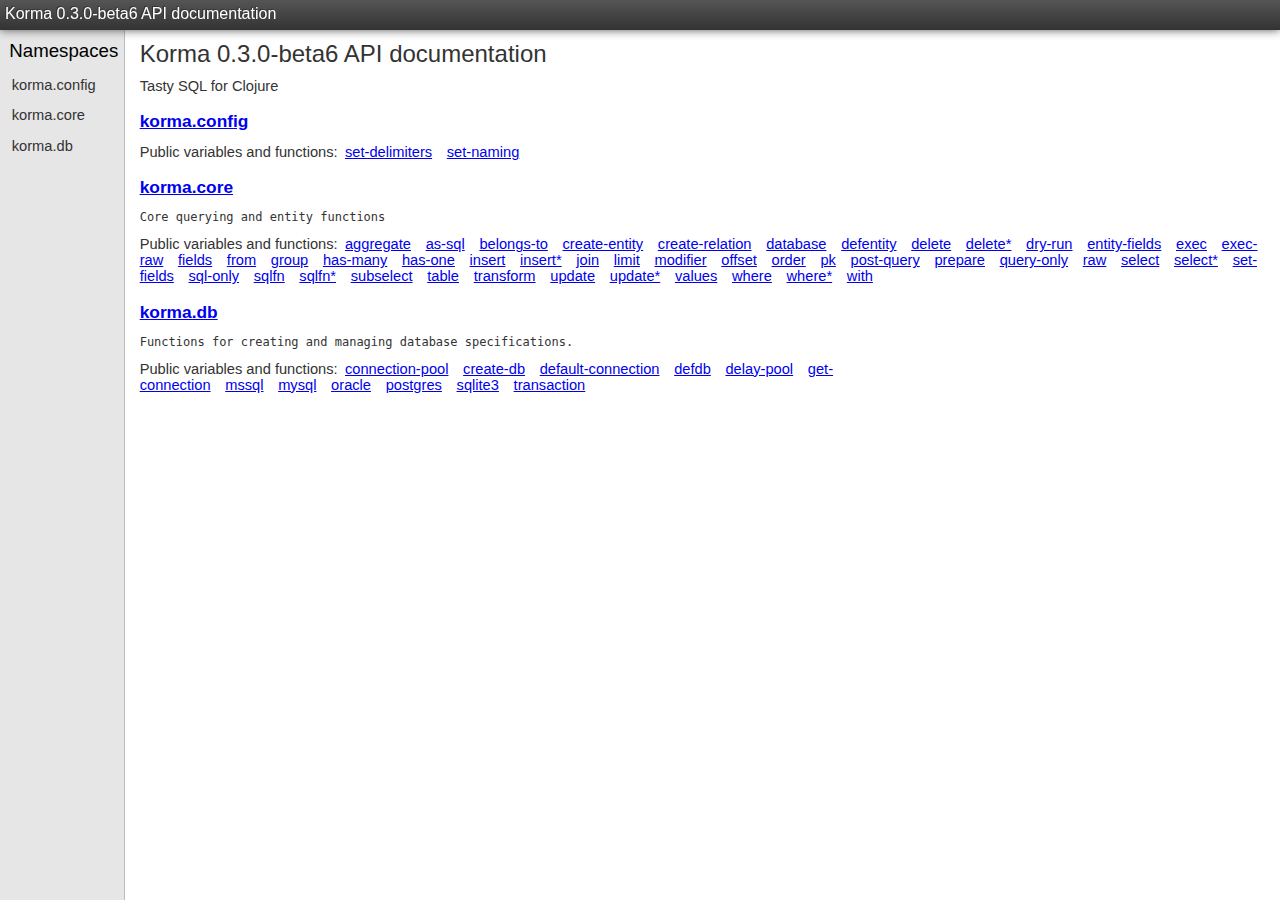
<file: resources/public/api/0.3.0/index.html>
<!DOCTYPE html>
<html><head><link href="css/default.css" rel="stylesheet" type="text/css"><script src="js/jquery.min.js" type="text/javascript"></script><script src="js/page_effects.js" type="text/javascript"></script><title>Korma 0.3.0-beta6 API documentation</title></head><body><div id="header"><h1><a href="index.html">Korma 0.3.0-beta6 API documentation</a></h1></div><div class="sidebar" id="namespaces"><h3>Namespaces</h3><ul><li><a href="korma.config.html"><span>korma.config</span></a></li><li><a href="korma.core.html"><span>korma.core</span></a></li><li><a href="korma.db.html"><span>korma.db</span></a></li></ul></div><div class="namespace-index" id="content"><h2>Korma 0.3.0-beta6 API documentation</h2><div class="doc">Tasty SQL for Clojure</div><div class="namespace"><h3><a href="korma.config.html"><span>korma.config</span></a></h3><pre class="doc"></pre><div class="index"><p>Public variables and functions:</p><ul><li><a href="korma.config.html#var-set-delimiters"><span>set-delimiters</span></a></li><li><a href="korma.config.html#var-set-naming"><span>set-naming</span></a></li></ul></div></div><div class="namespace"><h3><a href="korma.core.html"><span>korma.core</span></a></h3><pre class="doc">Core querying and entity functions
</pre><div class="index"><p>Public variables and functions:</p><ul><li><a href="korma.core.html#var-aggregate"><span>aggregate</span></a></li><li><a href="korma.core.html#var-as-sql"><span>as-sql</span></a></li><li><a href="korma.core.html#var-belongs-to"><span>belongs-to</span></a></li><li><a href="korma.core.html#var-create-entity"><span>create-entity</span></a></li><li><a href="korma.core.html#var-create-relation"><span>create-relation</span></a></li><li><a href="korma.core.html#var-database"><span>database</span></a></li><li><a href="korma.core.html#var-defentity"><span>defentity</span></a></li><li><a href="korma.core.html#var-delete"><span>delete</span></a></li><li><a href="korma.core.html#var-delete*"><span>delete*</span></a></li><li><a href="korma.core.html#var-dry-run"><span>dry-run</span></a></li><li><a href="korma.core.html#var-entity-fields"><span>entity-fields</span></a></li><li><a href="korma.core.html#var-exec"><span>exec</span></a></li><li><a href="korma.core.html#var-exec-raw"><span>exec-raw</span></a></li><li><a href="korma.core.html#var-fields"><span>fields</span></a></li><li><a href="korma.core.html#var-from"><span>from</span></a></li><li><a href="korma.core.html#var-group"><span>group</span></a></li><li><a href="korma.core.html#var-has-many"><span>has-many</span></a></li><li><a href="korma.core.html#var-has-one"><span>has-one</span></a></li><li><a href="korma.core.html#var-insert"><span>insert</span></a></li><li><a href="korma.core.html#var-insert*"><span>insert*</span></a></li><li><a href="korma.core.html#var-join"><span>join</span></a></li><li><a href="korma.core.html#var-limit"><span>limit</span></a></li><li><a href="korma.core.html#var-modifier"><span>modifier</span></a></li><li><a href="korma.core.html#var-offset"><span>offset</span></a></li><li><a href="korma.core.html#var-order"><span>order</span></a></li><li><a href="korma.core.html#var-pk"><span>pk</span></a></li><li><a href="korma.core.html#var-post-query"><span>post-query</span></a></li><li><a href="korma.core.html#var-prepare"><span>prepare</span></a></li><li><a href="korma.core.html#var-query-only"><span>query-only</span></a></li><li><a href="korma.core.html#var-raw"><span>raw</span></a></li><li><a href="korma.core.html#var-select"><span>select</span></a></li><li><a href="korma.core.html#var-select*"><span>select*</span></a></li><li><a href="korma.core.html#var-set-fields"><span>set-fields</span></a></li><li><a href="korma.core.html#var-sql-only"><span>sql-only</span></a></li><li><a href="korma.core.html#var-sqlfn"><span>sqlfn</span></a></li><li><a href="korma.core.html#var-sqlfn*"><span>sqlfn*</span></a></li><li><a href="korma.core.html#var-subselect"><span>subselect</span></a></li><li><a href="korma.core.html#var-table"><span>table</span></a></li><li><a href="korma.core.html#var-transform"><span>transform</span></a></li><li><a href="korma.core.html#var-update"><span>update</span></a></li><li><a href="korma.core.html#var-update*"><span>update*</span></a></li><li><a href="korma.core.html#var-values"><span>values</span></a></li><li><a href="korma.core.html#var-where"><span>where</span></a></li><li><a href="korma.core.html#var-where*"><span>where*</span></a></li><li><a href="korma.core.html#var-with"><span>with</span></a></li></ul></div></div><div class="namespace"><h3><a href="korma.db.html"><span>korma.db</span></a></h3><pre class="doc">Functions for creating and managing database specifications.
</pre><div class="index"><p>Public variables and functions:</p><ul><li><a href="korma.db.html#var-connection-pool"><span>connection-pool</span></a></li><li><a href="korma.db.html#var-create-db"><span>create-db</span></a></li><li><a href="korma.db.html#var-default-connection"><span>default-connection</span></a></li><li><a href="korma.db.html#var-defdb"><span>defdb</span></a></li><li><a href="korma.db.html#var-delay-pool"><span>delay-pool</span></a></li><li><a href="korma.db.html#var-get-connection"><span>get-connection</span></a></li><li><a href="korma.db.html#var-mssql"><span>mssql</span></a></li><li><a href="korma.db.html#var-mysql"><span>mysql</span></a></li><li><a href="korma.db.html#var-oracle"><span>oracle</span></a></li><li><a href="korma.db.html#var-postgres"><span>postgres</span></a></li><li><a href="korma.db.html#var-sqlite3"><span>sqlite3</span></a></li><li><a href="korma.db.html#var-transaction"><span>transaction</span></a></li></ul></div></div></div></body></html>
</file>
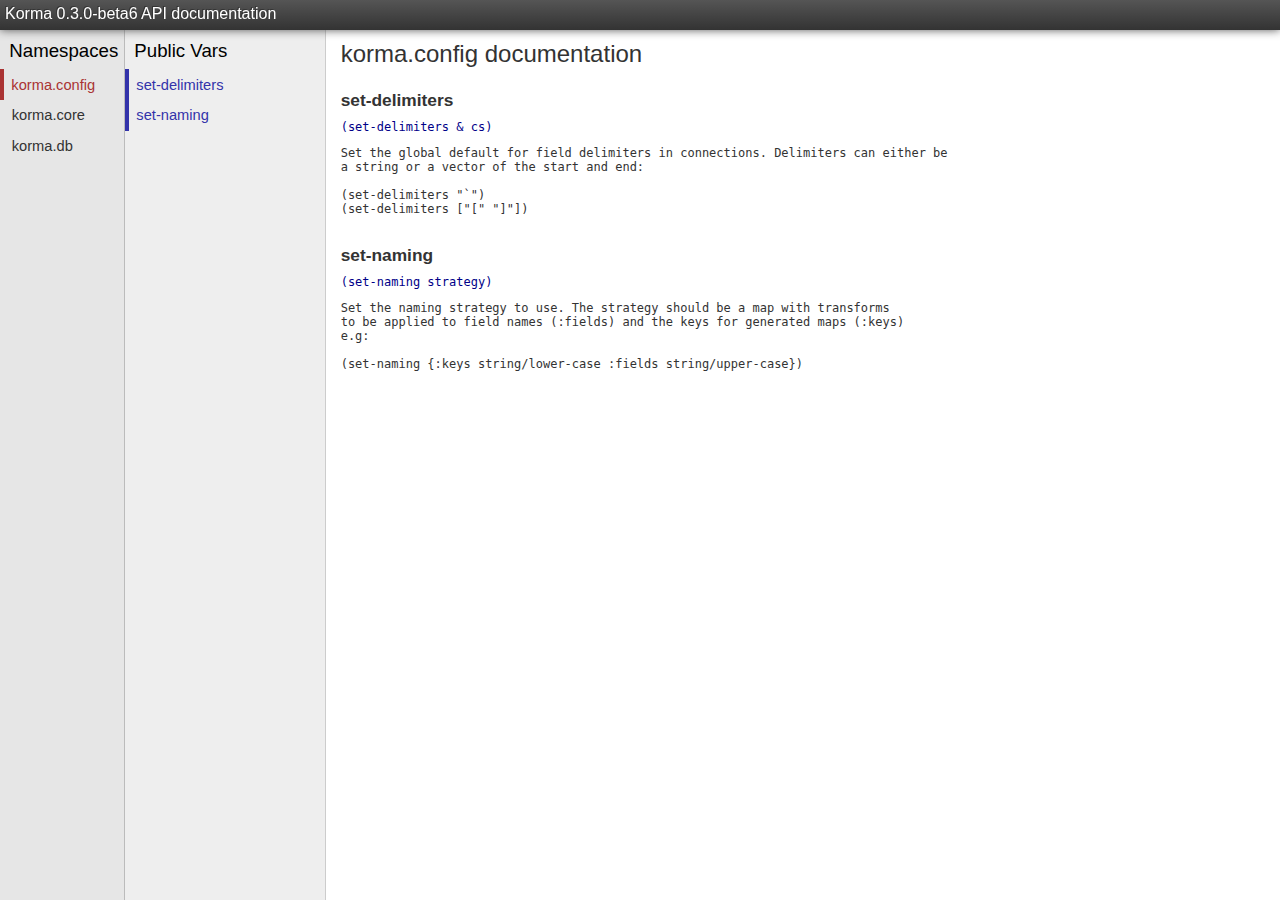
<file: resources/public/api/0.3.0/korma.config.html>
<!DOCTYPE html>
<html><head><link href="css/default.css" rel="stylesheet" type="text/css"><script src="js/jquery.min.js" type="text/javascript"></script><script src="js/page_effects.js" type="text/javascript"></script><title>korma.config documentation</title></head><body><div id="header"><h1><a href="index.html">Korma 0.3.0-beta6 API documentation</a></h1></div><div class="sidebar" id="namespaces"><h3>Namespaces</h3><ul><li class="current"><a href="korma.config.html"><span>korma.config</span></a></li><li><a href="korma.core.html"><span>korma.core</span></a></li><li><a href="korma.db.html"><span>korma.db</span></a></li></ul></div><div class="sidebar" id="vars"><h3>Public Vars</h3><ul><li><a href="korma.config.html#var-set-delimiters"><span>set-delimiters</span></a></li><li><a href="korma.config.html#var-set-naming"><span>set-naming</span></a></li></ul></div><div class="namespace-docs" id="content"><h2>korma.config documentation</h2><pre class="doc"></pre><div class="public" id="var-set-delimiters"><h3>set-delimiters</h3><div class="usage"><code>(set-delimiters &amp; cs)</code></div><pre class="doc">Set the global default for field delimiters in connections. Delimiters can either be
a string or a vector of the start and end:

(set-delimiters &quot;`&quot;)
(set-delimiters [&quot;[&quot; &quot;]&quot;])</pre></div><div class="public" id="var-set-naming"><h3>set-naming</h3><div class="usage"><code>(set-naming strategy)</code></div><pre class="doc">Set the naming strategy to use. The strategy should be a map with transforms
to be applied to field names (:fields) and the keys for generated maps (:keys)
e.g:

(set-naming {:keys string/lower-case :fields string/upper-case})</pre></div></div></body></html>
</file>
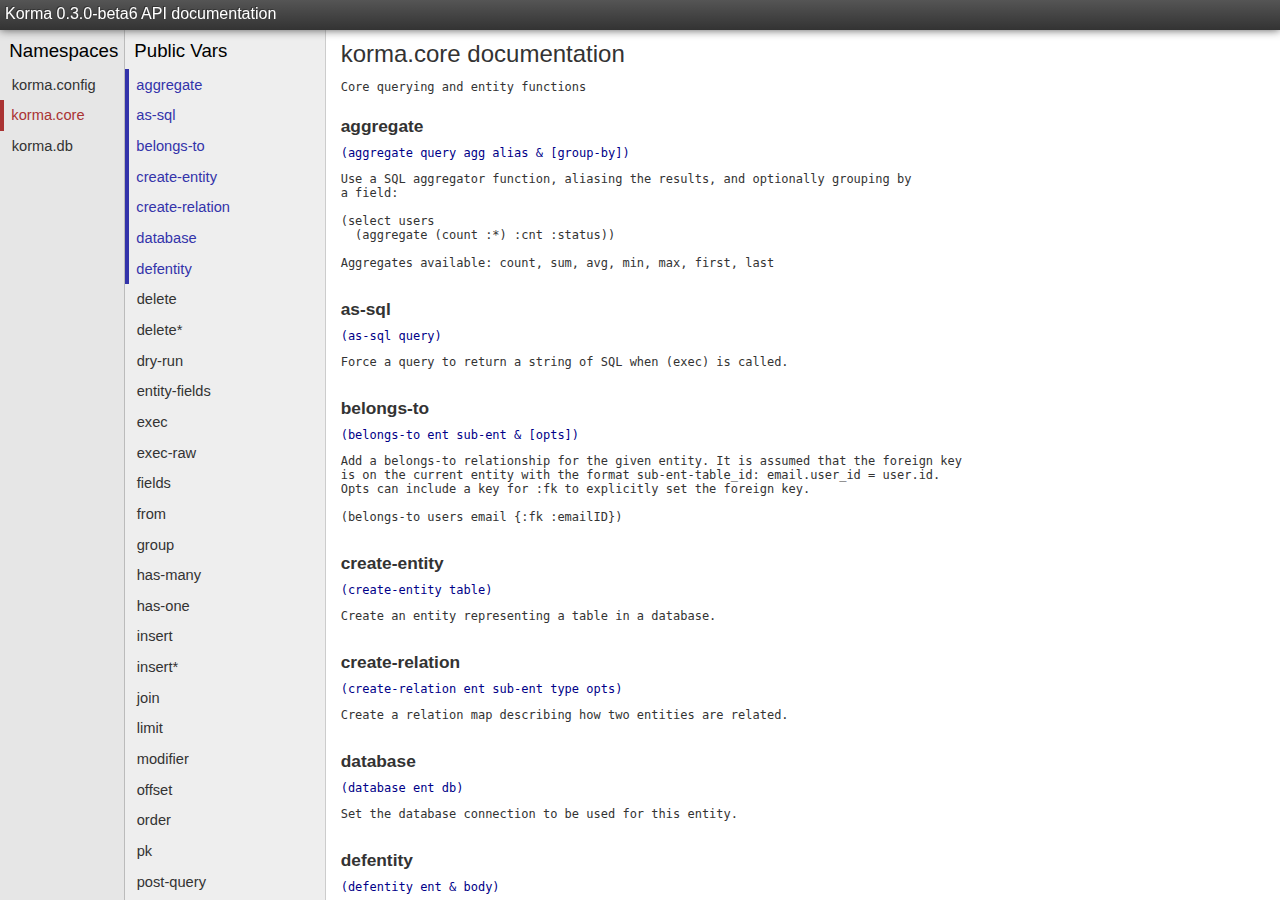
<file: resources/public/api/0.3.0/korma.core.html>
<!DOCTYPE html>
<html><head><link href="css/default.css" rel="stylesheet" type="text/css"><script src="js/jquery.min.js" type="text/javascript"></script><script src="js/page_effects.js" type="text/javascript"></script><title>korma.core documentation</title></head><body><div id="header"><h1><a href="index.html">Korma 0.3.0-beta6 API documentation</a></h1></div><div class="sidebar" id="namespaces"><h3>Namespaces</h3><ul><li><a href="korma.config.html"><span>korma.config</span></a></li><li class="current"><a href="korma.core.html"><span>korma.core</span></a></li><li><a href="korma.db.html"><span>korma.db</span></a></li></ul></div><div class="sidebar" id="vars"><h3>Public Vars</h3><ul><li><a href="korma.core.html#var-aggregate"><span>aggregate</span></a></li><li><a href="korma.core.html#var-as-sql"><span>as-sql</span></a></li><li><a href="korma.core.html#var-belongs-to"><span>belongs-to</span></a></li><li><a href="korma.core.html#var-create-entity"><span>create-entity</span></a></li><li><a href="korma.core.html#var-create-relation"><span>create-relation</span></a></li><li><a href="korma.core.html#var-database"><span>database</span></a></li><li><a href="korma.core.html#var-defentity"><span>defentity</span></a></li><li><a href="korma.core.html#var-delete"><span>delete</span></a></li><li><a href="korma.core.html#var-delete*"><span>delete*</span></a></li><li><a href="korma.core.html#var-dry-run"><span>dry-run</span></a></li><li><a href="korma.core.html#var-entity-fields"><span>entity-fields</span></a></li><li><a href="korma.core.html#var-exec"><span>exec</span></a></li><li><a href="korma.core.html#var-exec-raw"><span>exec-raw</span></a></li><li><a href="korma.core.html#var-fields"><span>fields</span></a></li><li><a href="korma.core.html#var-from"><span>from</span></a></li><li><a href="korma.core.html#var-group"><span>group</span></a></li><li><a href="korma.core.html#var-has-many"><span>has-many</span></a></li><li><a href="korma.core.html#var-has-one"><span>has-one</span></a></li><li><a href="korma.core.html#var-insert"><span>insert</span></a></li><li><a href="korma.core.html#var-insert*"><span>insert*</span></a></li><li><a href="korma.core.html#var-join"><span>join</span></a></li><li><a href="korma.core.html#var-limit"><span>limit</span></a></li><li><a href="korma.core.html#var-modifier"><span>modifier</span></a></li><li><a href="korma.core.html#var-offset"><span>offset</span></a></li><li><a href="korma.core.html#var-order"><span>order</span></a></li><li><a href="korma.core.html#var-pk"><span>pk</span></a></li><li><a href="korma.core.html#var-post-query"><span>post-query</span></a></li><li><a href="korma.core.html#var-prepare"><span>prepare</span></a></li><li><a href="korma.core.html#var-query-only"><span>query-only</span></a></li><li><a href="korma.core.html#var-raw"><span>raw</span></a></li><li><a href="korma.core.html#var-select"><span>select</span></a></li><li><a href="korma.core.html#var-select*"><span>select*</span></a></li><li><a href="korma.core.html#var-set-fields"><span>set-fields</span></a></li><li><a href="korma.core.html#var-sql-only"><span>sql-only</span></a></li><li><a href="korma.core.html#var-sqlfn"><span>sqlfn</span></a></li><li><a href="korma.core.html#var-sqlfn*"><span>sqlfn*</span></a></li><li><a href="korma.core.html#var-subselect"><span>subselect</span></a></li><li><a href="korma.core.html#var-table"><span>table</span></a></li><li><a href="korma.core.html#var-transform"><span>transform</span></a></li><li><a href="korma.core.html#var-update"><span>update</span></a></li><li><a href="korma.core.html#var-update*"><span>update*</span></a></li><li><a href="korma.core.html#var-values"><span>values</span></a></li><li><a href="korma.core.html#var-where"><span>where</span></a></li><li><a href="korma.core.html#var-where*"><span>where*</span></a></li><li><a href="korma.core.html#var-with"><span>with</span></a></li></ul></div><div class="namespace-docs" id="content"><h2>korma.core documentation</h2><pre class="doc">Core querying and entity functions
</pre><div class="public" id="var-aggregate"><h3>aggregate</h3><div class="usage"><code>(aggregate query agg alias &amp; [group-by])</code></div><pre class="doc">Use a SQL aggregator function, aliasing the results, and optionally grouping by
a field:

(select users 
  (aggregate (count :*) :cnt :status))

Aggregates available: count, sum, avg, min, max, first, last</pre></div><div class="public" id="var-as-sql"><h3>as-sql</h3><div class="usage"><code>(as-sql query)</code></div><pre class="doc">Force a query to return a string of SQL when (exec) is called.
</pre></div><div class="public" id="var-belongs-to"><h3>belongs-to</h3><div class="usage"><code>(belongs-to ent sub-ent &amp; [opts])</code></div><pre class="doc">Add a belongs-to relationship for the given entity. It is assumed that the foreign key
is on the current entity with the format sub-ent-table_id: email.user_id = user.id.
Opts can include a key for :fk to explicitly set the foreign key.

(belongs-to users email {:fk :emailID})</pre></div><div class="public" id="var-create-entity"><h3>create-entity</h3><div class="usage"><code>(create-entity table)</code></div><pre class="doc">Create an entity representing a table in a database.
</pre></div><div class="public" id="var-create-relation"><h3>create-relation</h3><div class="usage"><code>(create-relation ent sub-ent type opts)</code></div><pre class="doc">Create a relation map describing how two entities are related.
</pre></div><div class="public" id="var-database"><h3>database</h3><div class="usage"><code>(database ent db)</code></div><pre class="doc">Set the database connection to be used for this entity.
</pre></div><div class="public" id="var-defentity"><h3>defentity</h3><div class="usage"><code>(defentity ent &amp; body)</code></div><pre class="doc">Define an entity representing a table in the database, applying any modifications in
the body.</pre></div><div class="public" id="var-delete"><h3>delete</h3><div class="usage"><code>(delete ent &amp; body)</code></div><pre class="doc">Creates a delete query, applies any modifying functions in the body and then
executes it. `ent` is either a string or an entity created by defentity.

ex: (delete user 
      (where {:id 7}))</pre></div><div class="public" id="var-delete*"><h3>delete*</h3><div class="usage"><code>(delete* ent)</code></div><pre class="doc">Create an empty delete query. Ent can either be an entity defined by defentity,
or a string of the table name</pre></div><div class="public" id="var-dry-run"><h3>dry-run</h3><div class="usage"><code>(dry-run &amp; body)</code></div><pre class="doc">Wrap around a set of queries to print to the console all SQL that would 
be run and return dummy values instead of executing them.</pre></div><div class="public" id="var-entity-fields"><h3>entity-fields</h3><div class="usage"><code>(entity-fields ent &amp; fields)</code></div><pre class="doc">Set the fields to be retrieved by default in select queries for the
entity.</pre></div><div class="public" id="var-exec"><h3>exec</h3><div class="usage"><code>(exec query)</code></div><pre class="doc">Execute a query map and return the results.
</pre></div><div class="public" id="var-exec-raw"><h3>exec-raw</h3><div class="usage"><code>(exec-raw conn? &amp; [sql with-results?])</code></div><pre class="doc">Execute a raw SQL string, supplying whether results should be returned. `sql` can either be
a string or a vector of the sql string and its params. You can also optionally
provide the connection to execute against as the first parameter.

(exec-raw [&quot;SELECT * FROM users WHERE age &gt; ?&quot; [5]] :results)</pre></div><div class="public" id="var-fields"><h3>fields</h3><div class="usage"><code>(fields query &amp; vs)</code></div><pre class="doc">Set the fields to be selected in a query. Fields can either be a keyword
or a vector of two keywords [field alias]:

(fields query :name [:firstname :first])</pre></div><div class="public" id="var-from"><h3>from</h3><div class="usage"><code>(from query table)</code></div><pre class="doc">Add tables to the from clause.
</pre></div><div class="public" id="var-group"><h3>group</h3><div class="usage"><code>(group query &amp; fields)</code></div><pre class="doc">Add a group-by clause to a select query
</pre></div><div class="public" id="var-has-many"><h3>has-many</h3><div class="usage"><code>(has-many ent sub-ent &amp; [opts])</code></div><pre class="doc">Add a has-many relation for the given entity. It is assumed that the foreign key
is on the sub-entity with the format table_id: user.id = email.user_id
Opts can include a key for :fk to explicitly set the foreign key.

(has-many users email {:fk :emailID})</pre></div><div class="public" id="var-has-one"><h3>has-one</h3><div class="usage"><code>(has-one ent sub-ent &amp; [opts])</code></div><pre class="doc">Add a has-one relationship for the given entity. It is assumed that the foreign key
is on the sub-entity with the format table_id: user.id = address.user_id
Opts can include a key for :fk to explicitly set the foreign key.

(has-one users address {:fk :addressID})</pre></div><div class="public" id="var-insert"><h3>insert</h3><div class="usage"><code>(insert ent &amp; body)</code></div><pre class="doc">Creates an insert query, applies any modifying functions in the body and then
executes it. `ent` is either a string or an entity created by defentity. Inserts
return the last inserted id.

ex: (insert user 
      (values [{:name &quot;chris&quot;} {:name &quot;john&quot;}]))</pre></div><div class="public" id="var-insert*"><h3>insert*</h3><div class="usage"><code>(insert* ent)</code></div><pre class="doc">Create an empty insert query. Ent can either be an entity defined by defentity,
or a string of the table name</pre></div><div class="public" id="var-join"><h3>join</h3><div class="usage"><code>(join query ent)</code><code>(join query table clause)</code><code>(join query type table clause)</code></div><pre class="doc">Add a join clause to a select query, specifying the table name to join and the predicate
to join on.

(join query addresses)
(join query addresses (= :addres.users_id :users.id))
(join query :right addresses (= :address.users_id :users.id))</pre></div><div class="public" id="var-limit"><h3>limit</h3><div class="usage"><code>(limit query v)</code></div><pre class="doc">Add a limit clause to a select query.
</pre></div><div class="public" id="var-modifier"><h3>modifier</h3><div class="usage"><code>(modifier query &amp; modifiers)</code></div><pre class="doc">Add a modifer to the beginning of a query:

(select orders
  (modifier &quot;DISTINCT&quot;))</pre></div><div class="public" id="var-offset"><h3>offset</h3><div class="usage"><code>(offset query v)</code></div><pre class="doc">Add an offset clause to a select query.
</pre></div><div class="public" id="var-order"><h3>order</h3><div class="usage"><code>(order query field &amp; [dir])</code></div><pre class="doc">Add an ORDER BY clause to a select query. field should be a keyword of the field name, dir
is ASC by default.

(order query :created :asc)</pre></div><div class="public" id="var-pk"><h3>pk</h3><div class="usage"><code>(pk ent pk)</code></div><pre class="doc">Set the primary key used for an entity. :id by default.
</pre></div><div class="public" id="var-post-query"><h3>post-query</h3><div class="usage"><code>(post-query query post)</code></div><pre class="doc">Add a function representing a query that should be executed for each result in a select.
This is done lazily over the result set.</pre></div><div class="public" id="var-prepare"><h3>prepare</h3><div class="usage"><code>(prepare ent func)</code></div><pre class="doc">Add a function to be applied to records/values going into the database
</pre></div><div class="public" id="var-query-only"><h3>query-only</h3><div class="usage"><code>(query-only &amp; body)</code></div><pre class="doc">Wrap around a set of queries to force them to return their query objects.
</pre></div><div class="public" id="var-raw"><h3>raw</h3><div class="usage"></div><pre class="doc">Embed a raw string of SQL in a query. This is used when Korma doesn't
provide some specific functionality you're looking for:

(select users
  (fields (raw &quot;PERIOD(NOW(), NOW())&quot;)))</pre></div><div class="public" id="var-select"><h3>select</h3><div class="usage"><code>(select ent &amp; body)</code></div><pre class="doc">Creates a select query, applies any modifying functions in the body and then
executes it. `ent` is either a string or an entity created by defentity.

ex: (select user 
      (fields :name :email)
      (where {:id 2}))</pre></div><div class="public" id="var-select*"><h3>select*</h3><div class="usage"><code>(select* ent)</code></div><pre class="doc">Create an empty select query. Ent can either be an entity defined by defentity,
or a string of the table name</pre></div><div class="public" id="var-set-fields"><h3>set-fields</h3><div class="usage"><code>(set-fields query fields-map)</code></div><pre class="doc">Set the fields and values for an update query.
</pre></div><div class="public" id="var-sql-only"><h3>sql-only</h3><div class="usage"><code>(sql-only &amp; body)</code></div><pre class="doc">Wrap around a set of queries so that instead of executing, each will return a string of the SQL 
that would be used.</pre></div><div class="public" id="var-sqlfn"><h3>sqlfn</h3><div class="usage"><code>(sqlfn func &amp; params)</code></div><pre class="doc">Call an arbitrary SQL function by providing func as a symbol or keyword
and its params</pre></div><div class="public" id="var-sqlfn*"><h3>sqlfn*</h3><div class="usage"><code>(sqlfn* fn-name &amp; params)</code></div><pre class="doc">Call an arbitrary SQL function by providing the name of the function
and its params</pre></div><div class="public" id="var-subselect"><h3>subselect</h3><div class="usage"><code>(subselect &amp; parts)</code></div><pre class="doc">Create a subselect clause to be used in queries. This works exactly like (select ...)
execept it will wrap the query in ( .. ) and make sure it can be used in any current
query:

(select users
  (where {:id [in (subselect users2 (fields :id))]}))</pre></div><div class="public" id="var-table"><h3>table</h3><div class="usage"><code>(table ent t &amp; [alias])</code></div><pre class="doc">Set the name of the table and an optional alias to be used for the entity. 
By default the table is the name of entity's symbol.</pre></div><div class="public" id="var-transform"><h3>transform</h3><div class="usage"><code>(transform ent func)</code></div><pre class="doc">Add a function to be applied to results coming from the database
</pre></div><div class="public" id="var-update"><h3>update</h3><div class="usage"><code>(update ent &amp; body)</code></div><pre class="doc">Creates an update query, applies any modifying functions in the body and then
executes it. `ent` is either a string or an entity created by defentity.

ex: (update user 
      (set-fields {:name &quot;chris&quot;}) 
      (where {:id 4}))</pre></div><div class="public" id="var-update*"><h3>update*</h3><div class="usage"><code>(update* ent)</code></div><pre class="doc">Create an empty update query. Ent can either be an entity defined by defentity,
or a string of the table name.</pre></div><div class="public" id="var-values"><h3>values</h3><div class="usage"><code>(values query values)</code></div><pre class="doc">Add records to an insert clause. values can either be a vector of maps or a single
map.

(values query [{:name &quot;john&quot;} {:name &quot;ed&quot;}])</pre></div><div class="public" id="var-where"><h3>where</h3><div class="usage"><code>(where query form)</code></div><pre class="doc">Add a where clause to the query, expressing the clause in clojure expressions
with keywords used to reference fields.
e.g. (where query (or (= :hits 1) (&gt; :hits 5)))

Available predicates: and, or, =, not=, &lt;, &gt;, &lt;=, &gt;=, in, like, not

Where can also take a map at any point and will create a clause that compares keys
to values. The value can be a vector with one of the above predicate functions 
describing how the key is related to the value: (where query {:name [like &quot;chris&quot;})</pre></div><div class="public" id="var-where*"><h3>where*</h3><div class="usage"><code>(where* query clause)</code></div><pre class="doc">Add a where clause to the query. Clause can be either a map or a string, and
will be AND'ed to the other clauses.</pre></div><div class="public" id="var-with"><h3>with</h3><div class="usage"><code>(with query ent &amp; body)</code></div><pre class="doc">Add a related entity to the given select query. If the entity has a relationship
type of :belongs-to or :has-one, the requested fields will be returned directly in
the result map. If the entity is a :has-many, a second query will be executed lazily
and a key of the entity name will be assoc'd with a vector of the results.

(defentity email (entity-fields :email))
(defentity user (has-many email))
(select user
  (with email) =&gt; [{:name &quot;chris&quot; :email [{email: &quot;c@c.com&quot;}]} ...

With can also take a body that will further refine the relation:
(select user
   (with address
      (with state)
      (fields :address.city :state.state)
      (where {:address.zip x})))</pre></div></div></body></html>
</file>
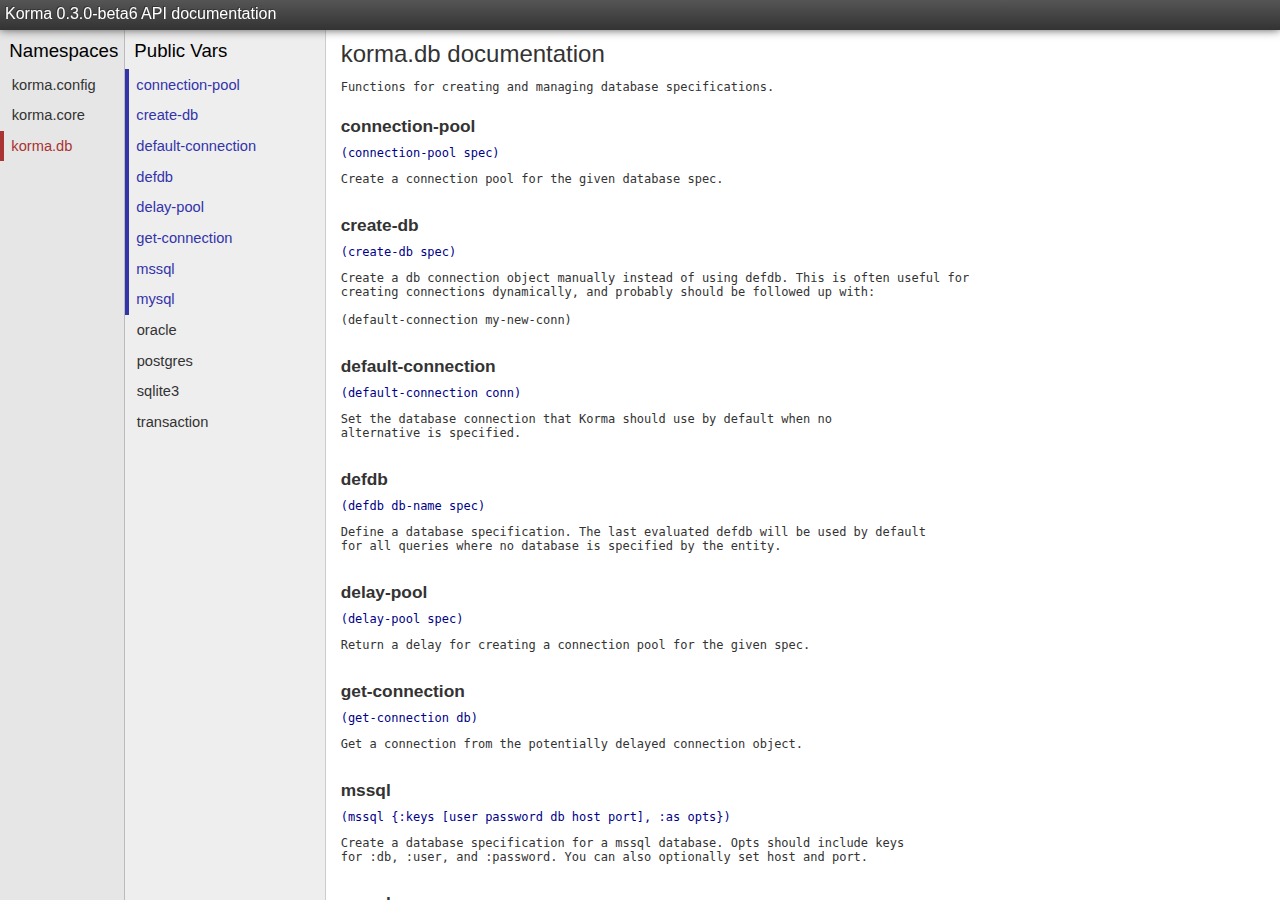
<file: resources/public/api/0.3.0/korma.db.html>
<!DOCTYPE html>
<html><head><link href="css/default.css" rel="stylesheet" type="text/css"><script src="js/jquery.min.js" type="text/javascript"></script><script src="js/page_effects.js" type="text/javascript"></script><title>korma.db documentation</title></head><body><div id="header"><h1><a href="index.html">Korma 0.3.0-beta6 API documentation</a></h1></div><div class="sidebar" id="namespaces"><h3>Namespaces</h3><ul><li><a href="korma.config.html"><span>korma.config</span></a></li><li><a href="korma.core.html"><span>korma.core</span></a></li><li class="current"><a href="korma.db.html"><span>korma.db</span></a></li></ul></div><div class="sidebar" id="vars"><h3>Public Vars</h3><ul><li><a href="korma.db.html#var-connection-pool"><span>connection-pool</span></a></li><li><a href="korma.db.html#var-create-db"><span>create-db</span></a></li><li><a href="korma.db.html#var-default-connection"><span>default-connection</span></a></li><li><a href="korma.db.html#var-defdb"><span>defdb</span></a></li><li><a href="korma.db.html#var-delay-pool"><span>delay-pool</span></a></li><li><a href="korma.db.html#var-get-connection"><span>get-connection</span></a></li><li><a href="korma.db.html#var-mssql"><span>mssql</span></a></li><li><a href="korma.db.html#var-mysql"><span>mysql</span></a></li><li><a href="korma.db.html#var-oracle"><span>oracle</span></a></li><li><a href="korma.db.html#var-postgres"><span>postgres</span></a></li><li><a href="korma.db.html#var-sqlite3"><span>sqlite3</span></a></li><li><a href="korma.db.html#var-transaction"><span>transaction</span></a></li></ul></div><div class="namespace-docs" id="content"><h2>korma.db documentation</h2><pre class="doc">Functions for creating and managing database specifications.
</pre><div class="public" id="var-connection-pool"><h3>connection-pool</h3><div class="usage"><code>(connection-pool spec)</code></div><pre class="doc">Create a connection pool for the given database spec.
</pre></div><div class="public" id="var-create-db"><h3>create-db</h3><div class="usage"><code>(create-db spec)</code></div><pre class="doc">Create a db connection object manually instead of using defdb. This is often useful for
creating connections dynamically, and probably should be followed up with:

(default-connection my-new-conn)</pre></div><div class="public" id="var-default-connection"><h3>default-connection</h3><div class="usage"><code>(default-connection conn)</code></div><pre class="doc">Set the database connection that Korma should use by default when no 
alternative is specified.</pre></div><div class="public" id="var-defdb"><h3>defdb</h3><div class="usage"><code>(defdb db-name spec)</code></div><pre class="doc">Define a database specification. The last evaluated defdb will be used by default
for all queries where no database is specified by the entity.</pre></div><div class="public" id="var-delay-pool"><h3>delay-pool</h3><div class="usage"><code>(delay-pool spec)</code></div><pre class="doc">Return a delay for creating a connection pool for the given spec.
</pre></div><div class="public" id="var-get-connection"><h3>get-connection</h3><div class="usage"><code>(get-connection db)</code></div><pre class="doc">Get a connection from the potentially delayed connection object.
</pre></div><div class="public" id="var-mssql"><h3>mssql</h3><div class="usage"><code>(mssql {:keys [user password db host port], :as opts})</code></div><pre class="doc">Create a database specification for a mssql database. Opts should include keys
for :db, :user, and :password. You can also optionally set host and port.</pre></div><div class="public" id="var-mysql"><h3>mysql</h3><div class="usage"><code>(mysql {:keys [host port db], :as opts})</code></div><pre class="doc">Create a database specification for a mysql database. Opts should include keys
for :db, :user, and :password. You can also optionally set host and port.
Delimiters are automatically set to &quot;`&quot;.</pre></div><div class="public" id="var-oracle"><h3>oracle</h3><div class="usage"><code>(oracle {:keys [host port], :as opts})</code></div><pre class="doc">Create a database specification for an Oracle database. Opts should include keys
for :user and :password. You can also optionally set host and port.</pre></div><div class="public" id="var-postgres"><h3>postgres</h3><div class="usage"><code>(postgres {:keys [host port db], :as opts})</code></div><pre class="doc">Create a database specification for a postgres database. Opts should include keys
for :db, :user, and :password. You can also optionally set host and port.</pre></div><div class="public" id="var-sqlite3"><h3>sqlite3</h3><div class="usage"><code>(sqlite3 {:keys [db], :as opts})</code></div><pre class="doc">Create a database specification for a SQLite3 database. Opts should include a key
for :db which is the path to the database file.</pre></div><div class="public" id="var-transaction"><h3>transaction</h3><div class="usage"><code>(transaction &amp; body)</code></div><pre class="doc">Execute all queries within the body in a single transaction.
</pre></div></div></body></html>
</file>
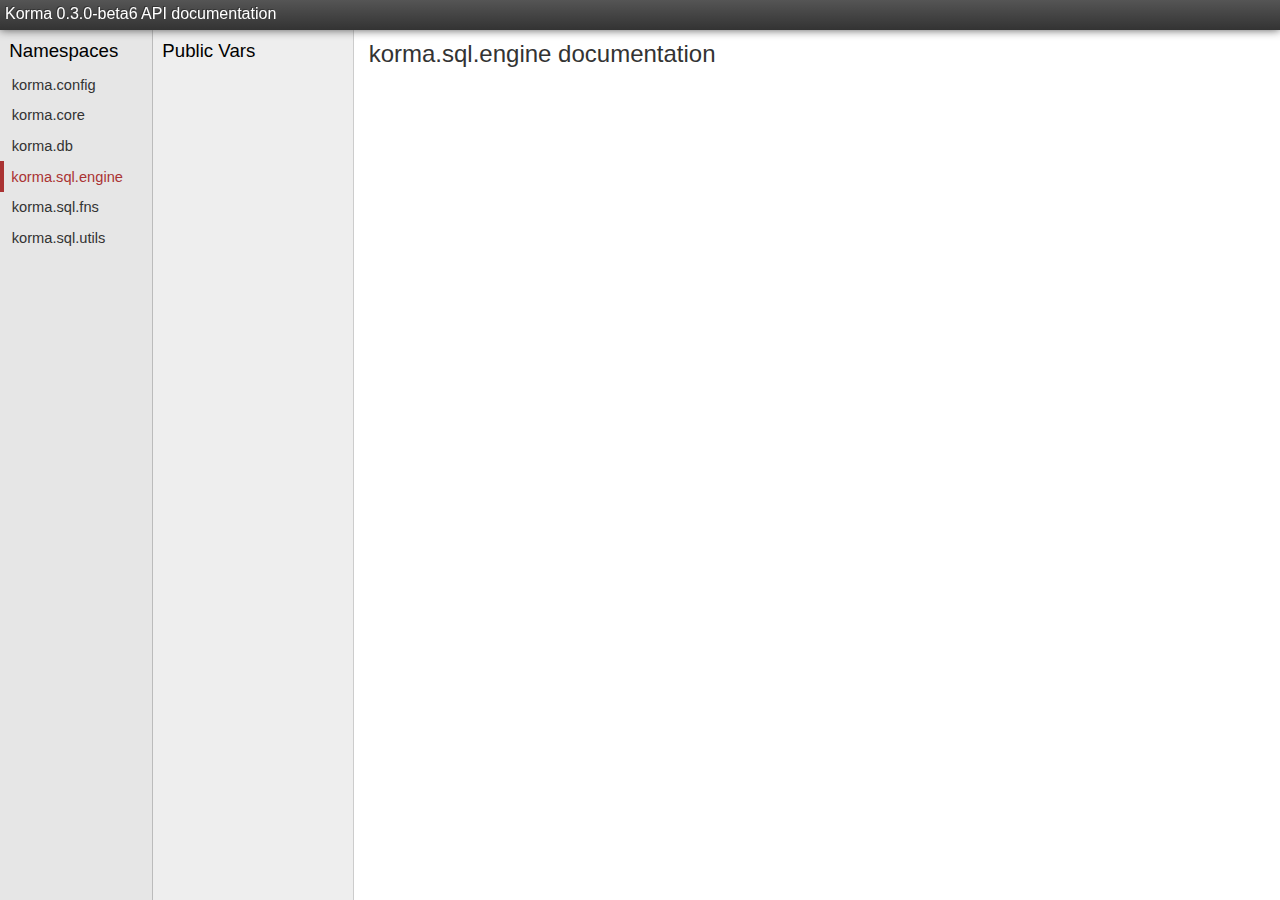
<file: resources/public/api/0.3.0/korma.sql.engine.html>
<!DOCTYPE html>
<html><head><link href="css/default.css" rel="stylesheet" type="text/css"><script src="js/jquery.min.js" type="text/javascript"></script><script src="js/page_effects.js" type="text/javascript"></script><title>korma.sql.engine documentation</title></head><body><div id="header"><h1><a href="index.html">Korma 0.3.0-beta6 API documentation</a></h1></div><div class="sidebar" id="namespaces"><h3>Namespaces</h3><ul><li><a href="korma.config.html"><span>korma.config</span></a></li><li><a href="korma.core.html"><span>korma.core</span></a></li><li><a href="korma.db.html"><span>korma.db</span></a></li><li class="current"><a href="korma.sql.engine.html"><span>korma.sql.engine</span></a></li><li><a href="korma.sql.fns.html"><span>korma.sql.fns</span></a></li><li><a href="korma.sql.utils.html"><span>korma.sql.utils</span></a></li></ul></div><div class="sidebar" id="vars"><h3>Public Vars</h3><ul></ul></div><div class="namespace-docs" id="content"><h2>korma.sql.engine documentation</h2><pre class="doc"></pre></div></body></html>
</file>
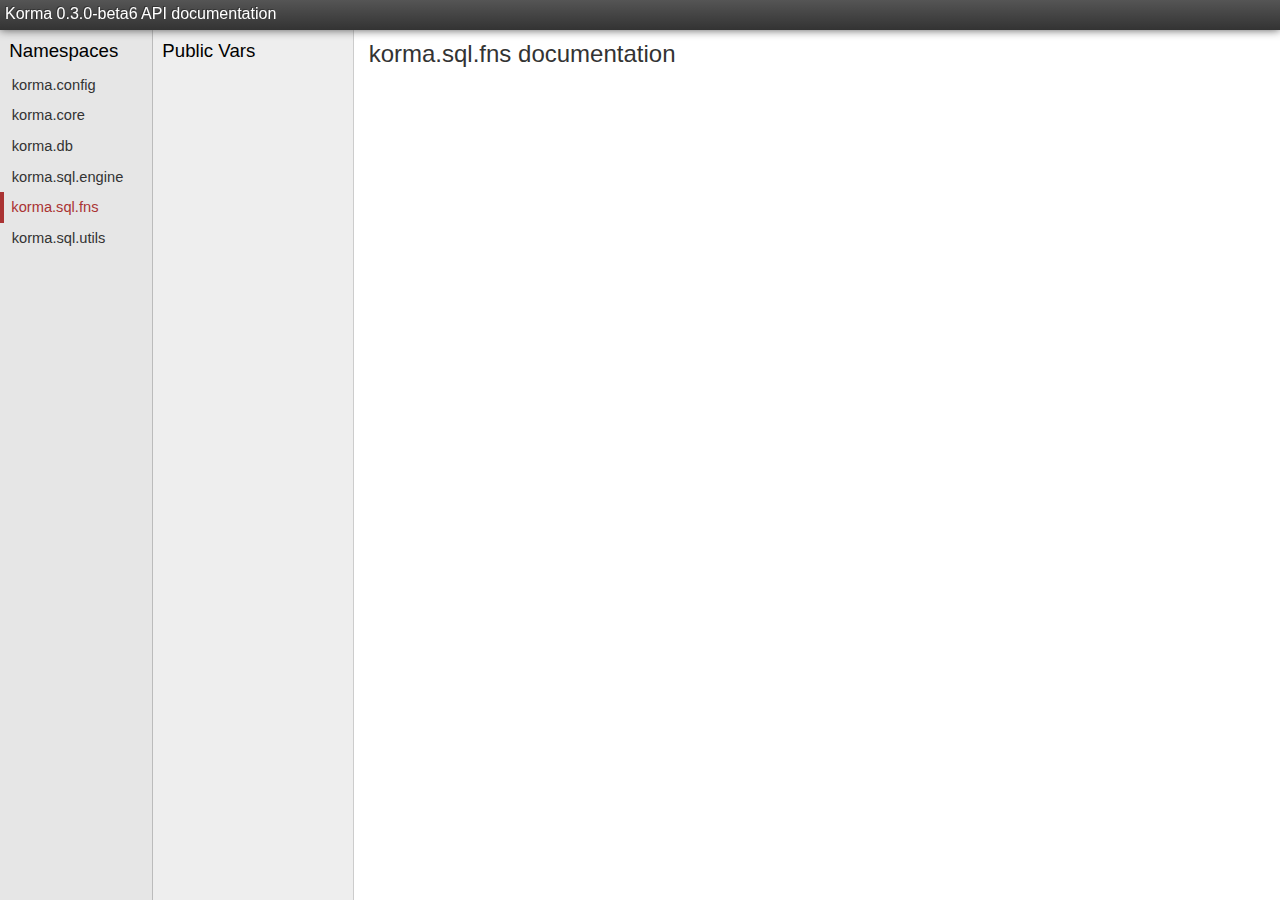
<file: resources/public/api/0.3.0/korma.sql.fns.html>
<!DOCTYPE html>
<html><head><link href="css/default.css" rel="stylesheet" type="text/css"><script src="js/jquery.min.js" type="text/javascript"></script><script src="js/page_effects.js" type="text/javascript"></script><title>korma.sql.fns documentation</title></head><body><div id="header"><h1><a href="index.html">Korma 0.3.0-beta6 API documentation</a></h1></div><div class="sidebar" id="namespaces"><h3>Namespaces</h3><ul><li><a href="korma.config.html"><span>korma.config</span></a></li><li><a href="korma.core.html"><span>korma.core</span></a></li><li><a href="korma.db.html"><span>korma.db</span></a></li><li><a href="korma.sql.engine.html"><span>korma.sql.engine</span></a></li><li class="current"><a href="korma.sql.fns.html"><span>korma.sql.fns</span></a></li><li><a href="korma.sql.utils.html"><span>korma.sql.utils</span></a></li></ul></div><div class="sidebar" id="vars"><h3>Public Vars</h3><ul></ul></div><div class="namespace-docs" id="content"><h2>korma.sql.fns documentation</h2><pre class="doc"></pre></div></body></html>
</file>
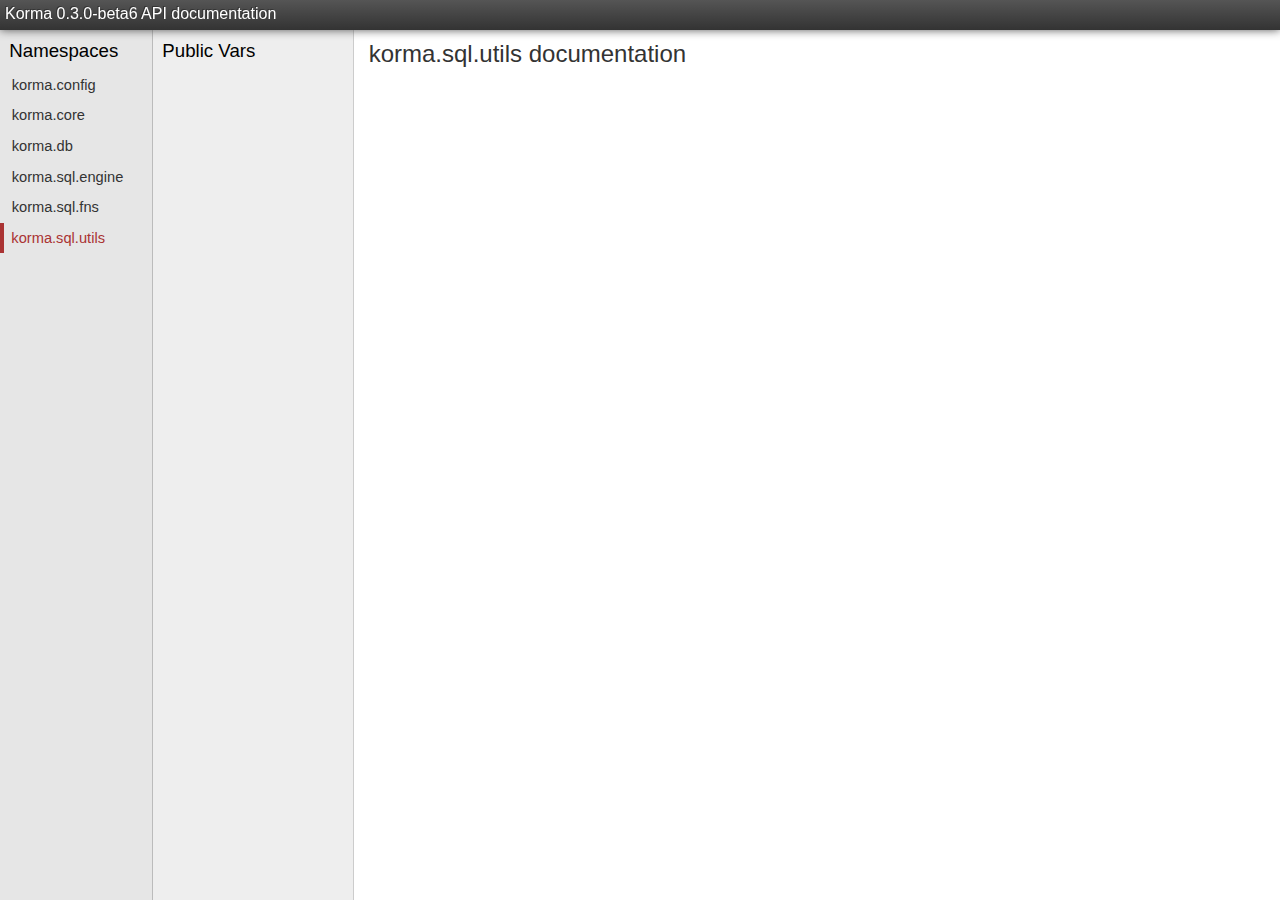
<file: resources/public/api/0.3.0/korma.sql.utils.html>
<!DOCTYPE html>
<html><head><link href="css/default.css" rel="stylesheet" type="text/css"><script src="js/jquery.min.js" type="text/javascript"></script><script src="js/page_effects.js" type="text/javascript"></script><title>korma.sql.utils documentation</title></head><body><div id="header"><h1><a href="index.html">Korma 0.3.0-beta6 API documentation</a></h1></div><div class="sidebar" id="namespaces"><h3>Namespaces</h3><ul><li><a href="korma.config.html"><span>korma.config</span></a></li><li><a href="korma.core.html"><span>korma.core</span></a></li><li><a href="korma.db.html"><span>korma.db</span></a></li><li><a href="korma.sql.engine.html"><span>korma.sql.engine</span></a></li><li><a href="korma.sql.fns.html"><span>korma.sql.fns</span></a></li><li class="current"><a href="korma.sql.utils.html"><span>korma.sql.utils</span></a></li></ul></div><div class="sidebar" id="vars"><h3>Public Vars</h3><ul></ul></div><div class="namespace-docs" id="content"><h2>korma.sql.utils documentation</h2><pre class="doc"></pre></div></body></html>
</file>
<file: resources/public/api/0.3.0/css/default.css>
body {
   font-family: sans-serif;
   font-size: 11pt;
}

pre, code {
   font-family: Monaco, DejaVu Sans Mono, Consolas, monospace;
   font-size: 9pt;
}

h2 {
   font-weight: normal;
   font-size: 18pt;
   margin: 10px 0 0.4em 0;
}

#header, #content, .sidebar {
   position: fixed;
}

#header {
   top: 0;
   left: 0;
   right: 0;
   height: 20px;
   background: #444;
   color: #fff;
   padding: 5px;
}

#content {
   top: 30px;
   right: 0;
   bottom: 0;
   overflow: auto;
   background: #fff;
   color: #333;
   padding: 0 1em;
}

.sidebar {
   position: fixed;
   top: 30px;
   bottom: 0;
   overflow: auto;
}

#namespaces {
   background: #e6e6e6;
   border-right: solid 1px #bbb;
   left: 0;
   width: 250px;
}

#vars {
   background: #eeeeee;
   border-right: solid 1px #ccc;
   left: 251px;
   width: 200px;
}

.namespace-index {
   left: 251px;
}

.namespace-docs {
   left: 452px;
}

#header {
   background: -moz-linear-gradient(top, #555 0%, #222 100%);
   background: -webkit-linear-gradient(top, #555 0%, #333 100%);
   background: -o-linear-gradient(top, #555 0%, #222 100%);
   background: -ms-linear-gradient(top, #555 0%, #222 100%);
   background: linear-gradient(top, #555 0%, #222 100%);
   box-shadow: 0 0 10px #555;
   z-index: 100;
}

#header h1 {
   margin: 0;
   padding: 0;
   font-size: 12pt;
   font-weight: normal;
   text-shadow: -1px -1px 0px #333;
}

#header a, .sidebar a {
   display: block;
   color: #333;
   text-decoration: none;
}

#header a {
   color: #fff;
}

.sidebar a {
   color: #333;
}

.sidebar h3 {
   margin: 0;
   padding: 10px 0.5em 0 0.5em;
   font-size: 14pt;
   font-weight: normal
}

.sidebar ul {
   padding: 0.5em 0em;
   margin: 0;
}

.sidebar li {
   display: block;
}

.sidebar li a {
   padding: 0.5em 0.8em;
}

#namespaces li.current a {
   border-left: 0.3em solid #a33;
   padding-left: 0.5em;
   color: #a33;
}

#vars li.current a {
   border-left: 0.3em solid #33a;
   padding-left: 0.5em;
   color: #33a;
}

#content h3 {
   margin-bottom: 0.5em;
   font-size: 13pt;
   font-weight: bold;
}

.public {
   margin-top: 1.5em;
   margin-bottom: 2.0em;
}

.public:last-child {
   margin-bottom: 20%;
}

.index {
   padding: 0;
}

.index * {
   display: inline;
}

.index li {
   padding: 0 .5em;
}

.index ul {
   padding-left: 0;
}

.usage code {
   display: block;
   color: #008;
}
</file>
